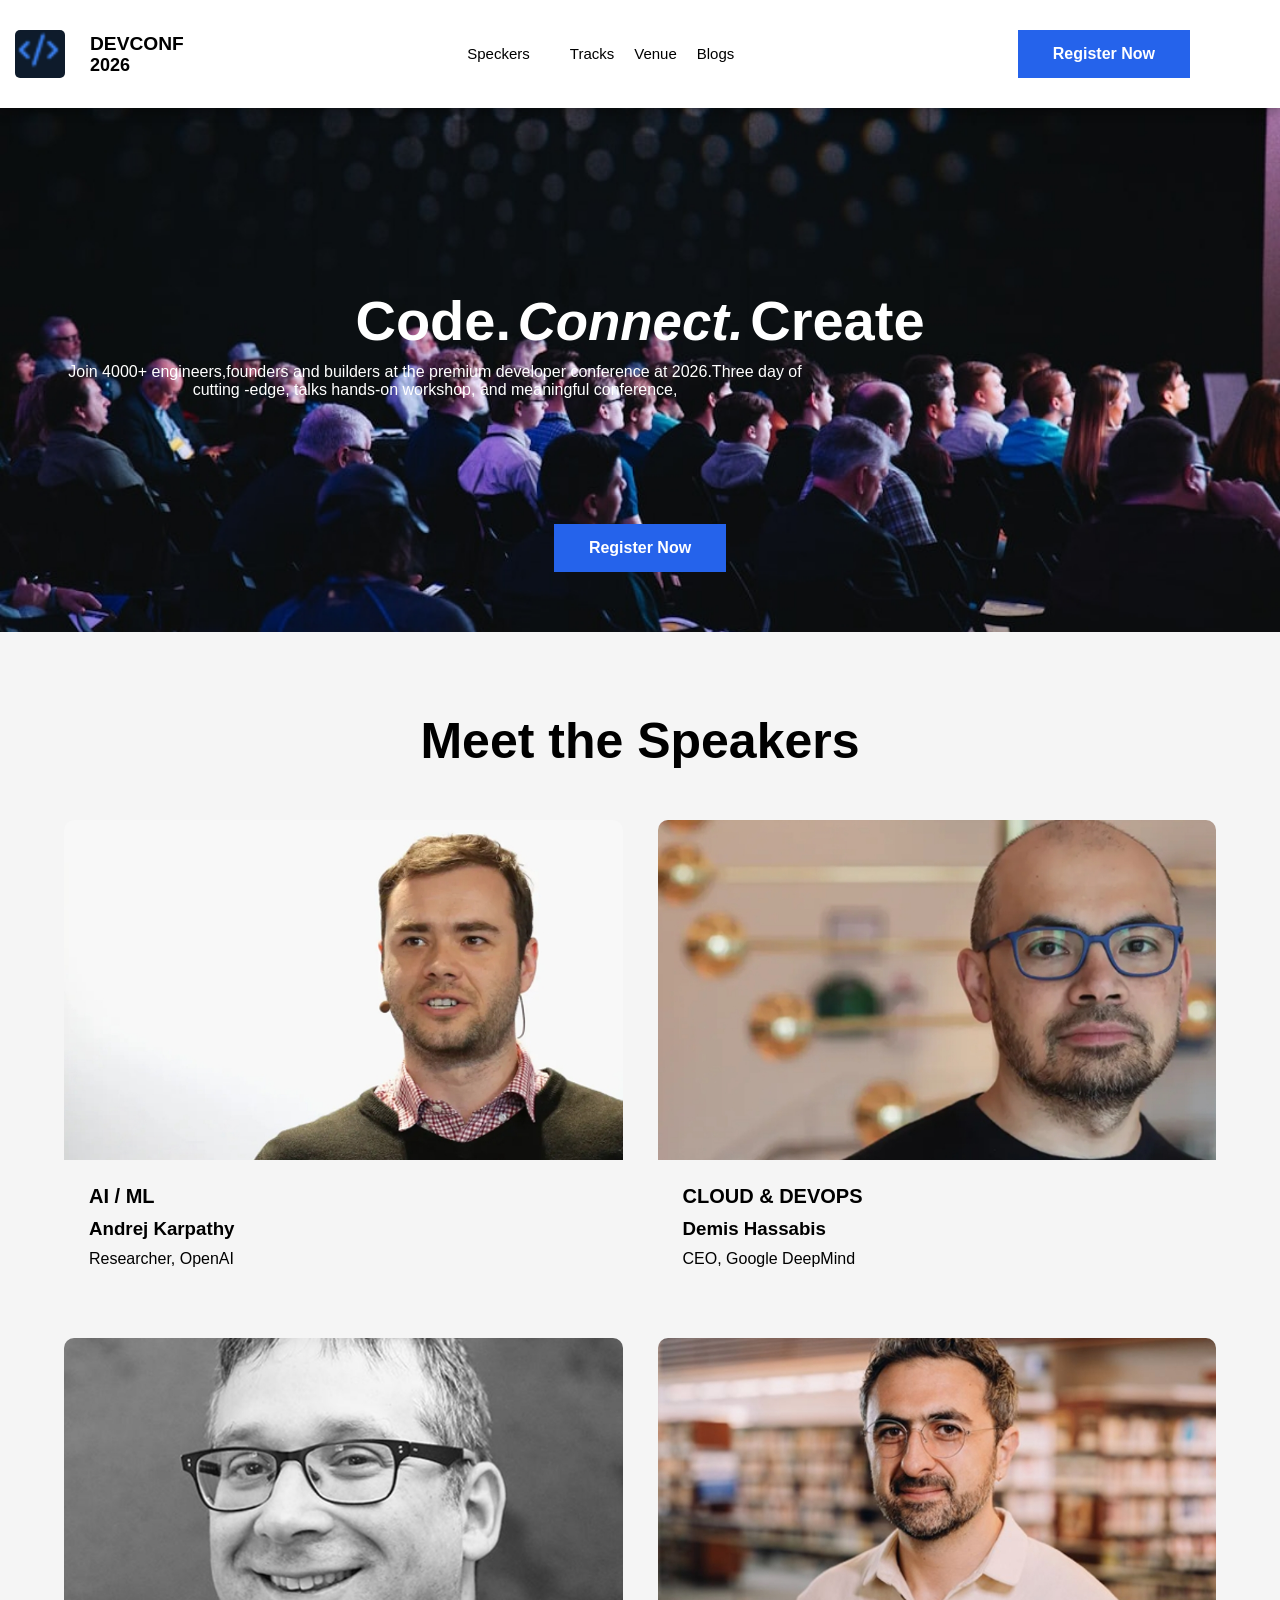
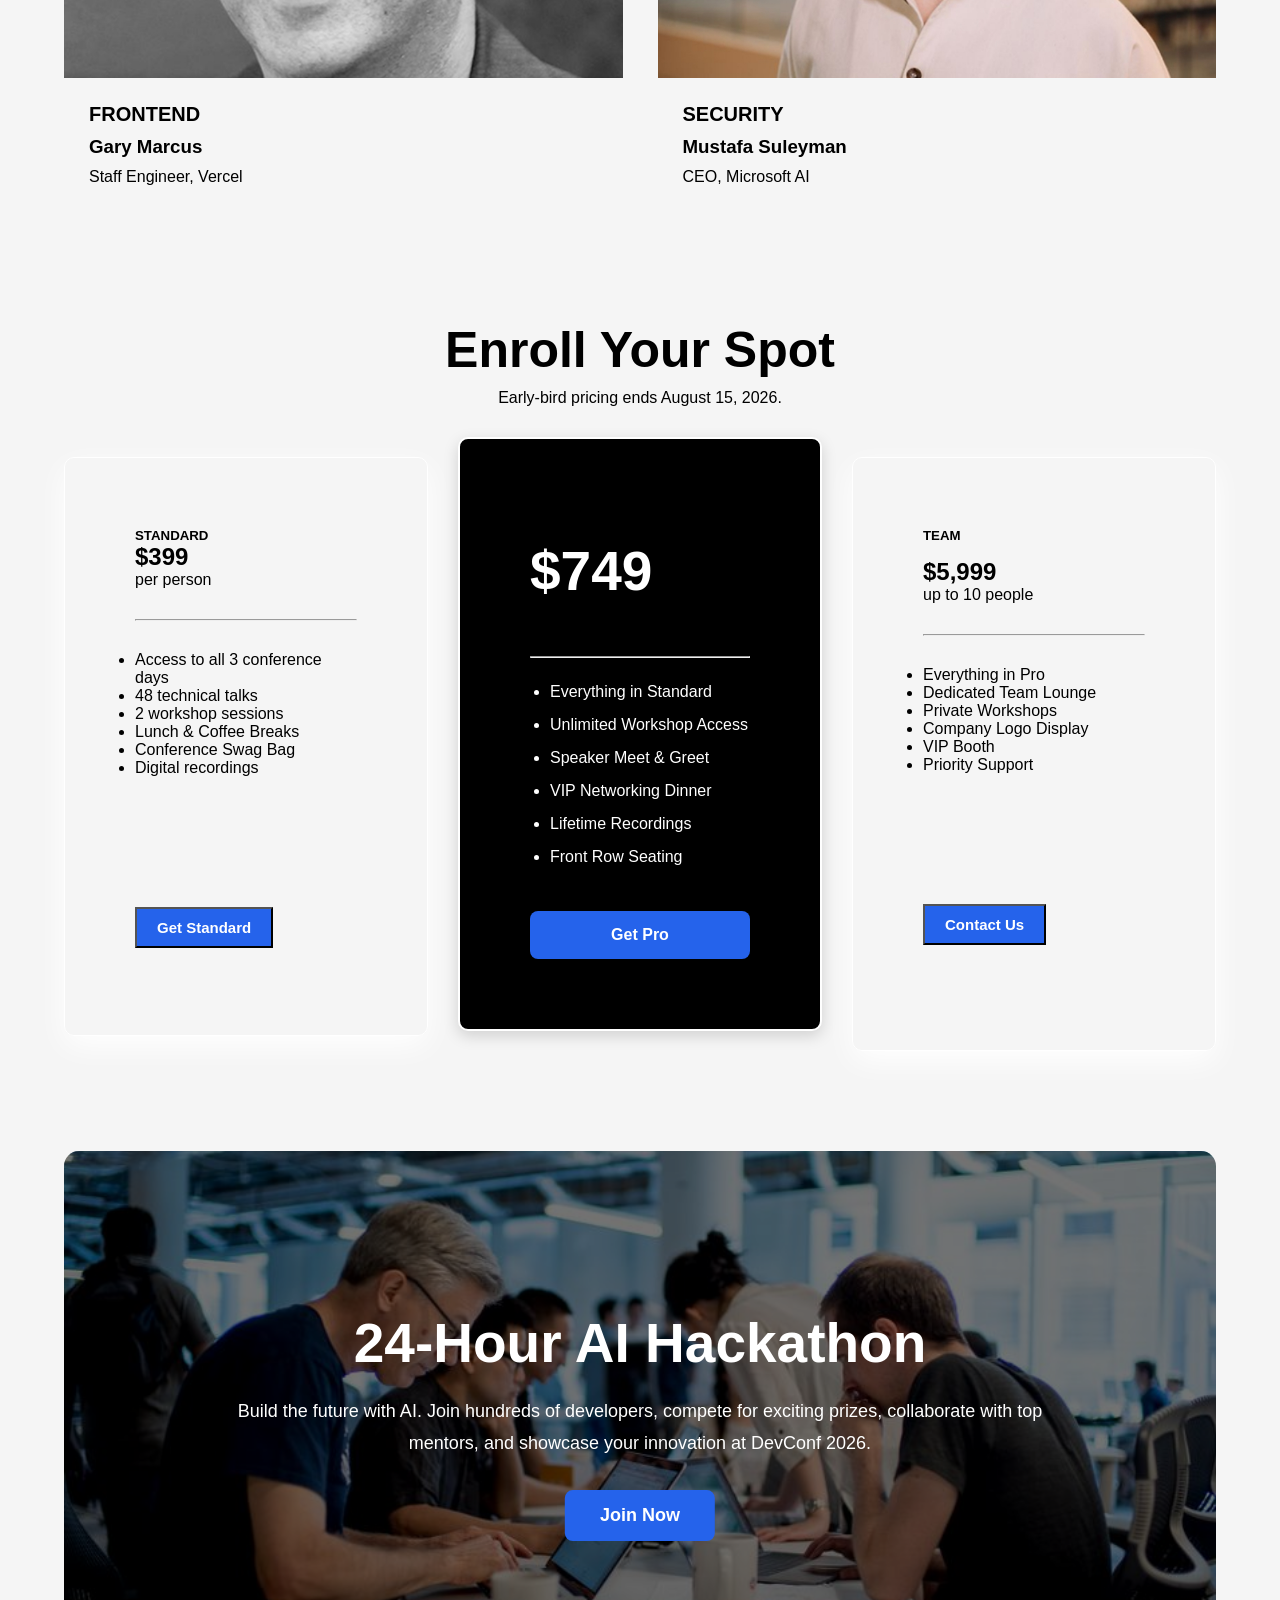
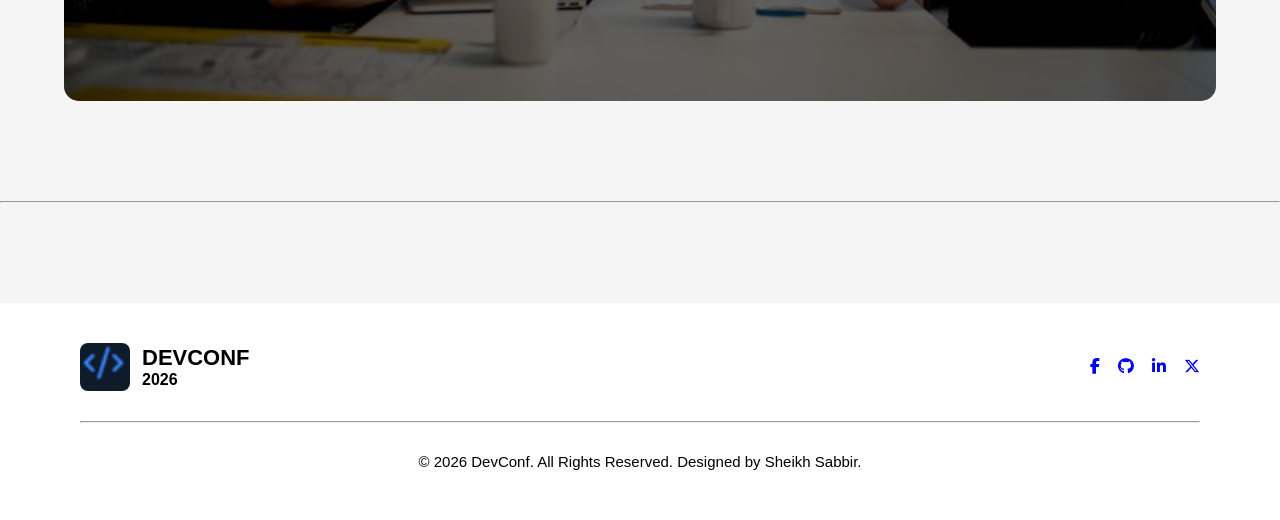
<file: index.html>
<!DOCTYPE html>
<html lang="en">
    <link rel="stylesheet" href="https://cdnjs.cloudflare.com/ajax/libs/font-awesome/6.7.2/css/all.min.css">
   <link rel="stylesheet" href="./style.css">
<head>
    <meta charset="UTF-8">
    <title>Page title</title>
</head>
<body>
    <header>
        <div class="logo">
            <img src="./logo.png" alt="logo">
            <h2>DEVCONF<span>2026</span></h2>
        </div>
        <div class="menu">
            <ul>
                <li><a href="#">Speckers</a></li>
                <li><a href="#"Schedule></a></li>
                <li><a href="#">Tracks</a></li>
                <li><a href="#">Venue</a></li>
                <li><a href="#">Blogs</a></li>
            </ul>
        </div>
        <div class="btn">
             <button>Register Now</button>
        </div>
    </header>
       <!-- Section-1 -->
    <section class="blog">
        <content class="main-blog">
        <div class="recover">
            <h2><span>Code.</span>
            <em>Connect.</em>
        <span>Create</span>
        </h2>
        </div>
        <p class="p">Join 4000+ engineers,founders and builders at the premium developer conference at 2026.Three day of cutting -edge, talks hands-on workshop, and meaningful conference,</p>
        </content>
        <div class="btn-bottom">
             <button>Register Now</button>
        </div>
    </section>
        <!-- Section-2 -->
        
        
        
        <section class="speakers">

    <h2>Meet the Speakers</h2>

    <div class="speaker-grid">

        <div class="card">
            <img src="./1stman.jpg" alt="Man">
            <div class="card-content">
                <h5>AI / ML</h5>
                <h3>Andrej Karpathy</h3>
                <p>Researcher, OpenAI</p>
            </div>
        </div>

        <div class="card">
            <img src="./2ndman.jpg" alt="">
            <div class="card-content">
                <h5>CLOUD & DEVOPS</h5>
                <h3>Demis Hassabis</h3>
                <p>CEO, Google DeepMind</p>
            </div>
        </div>

        <div class="card">
            <img src="./3rdman.jpg" alt="">
            <div class="card-content">
                <h5>FRONTEND</h5>
                <h3>Gary Marcus</h3>
                <p>Staff Engineer, Vercel</p>
            </div>
        </div>

        <div class="card">
            <img src="./4thman.jpg" alt="">
            <div class="card-content">
                <h5>SECURITY</h5>
                <h3>Mustafa Suleyman</h3>
                <p>CEO, Microsoft AI</p>
            </div>
        </div>

    </div>
</section>
 <section class="pricing">
    <h2>Enroll Your Spot</h2>
    <p>Early-bird pricing ends August 15, 2026.</p>
    <div class="price-container">
        <div class="card-1">
            <h5>STANDARD</h5>
            <h1>$399</h1>
            <span>per person</span>
            <hr>
            <ul>
                <li>Access to all 3 conference days</li>
                <li>48 technical talks</li>
                <li>2 workshop sessions</li>
                <li>Lunch & Coffee Breaks</li>
                <li>Conference Swag Bag</li>
                <li>Digital recordings</li>
            </ul>
             <button>Get Standard</button>
        </div>
        <div class="active">
            <h5>PRO</h5>
            <h1>$749</h1>
            <span>per person</span>

            <hr>

            <ul>
                <li>Everything in Standard</li>
                <li>Unlimited Workshop Access</li>
                <li>Speaker Meet & Greet</li>
                <li>VIP Networking Dinner</li>
                <li>Lifetime Recordings</li>
                <li>Front Row Seating</li>
            </ul>

            <button>Get Pro</button>
        </div>
          <div class="card-2">
            <h5>TEAM</h5>
            <h1>$5,999</h1>
            <span>up to 10 people</span>

            <hr>

            <ul>
                <li>Everything in Pro</li>
                <li>Dedicated Team Lounge</li>
                <li>Private Workshops</li>
                <li>Company Logo Display</li>
                <li>VIP Booth</li>
                <li>Priority Support</li>
            </ul>

            <button>Contact Us</button>
        </div>
        </div>
    </div>
 </section>
 
      <section class="article">

    <img src="./Hackathon.jpg" alt="Hackathon">

    <div class="main-section">
        <h2>24-Hour AI Hackathon</h2>

        <p>
            Build the future with AI. Join hundreds of developers,
            compete for exciting prizes, collaborate with top mentors,
            and showcase your innovation at DevConf 2026.
        </p>

        <button>Join Now</button>
    </div>

</section>

    <hr>
  
  <footer>

    <div class="footer-top">

        <div class="footer-logo">
            <img src="logo.png" alt="">
            <div>
                <h2>DEVCONF</h2>
                <span>2026</span>
            </div>
        </div>

        <div class="social-links">
            <a href="#"><i class="fa-brands fa-facebook-f"></i></a>
            <a href="#"><i class="fa-brands fa-github"></i></a>
            <a href="#"><i class="fa-brands fa-linkedin-in"></i></a>
            <a href="#"><i class="fa-brands fa-x-twitter"></i></a>
        </div>

    </div>

    <hr>

    <p class="copyright">
        © 2026 DevConf. All Rights Reserved. Designed by Sheikh Sabbir.
    </p>

</footer>
    
</body>
</html>
</file>
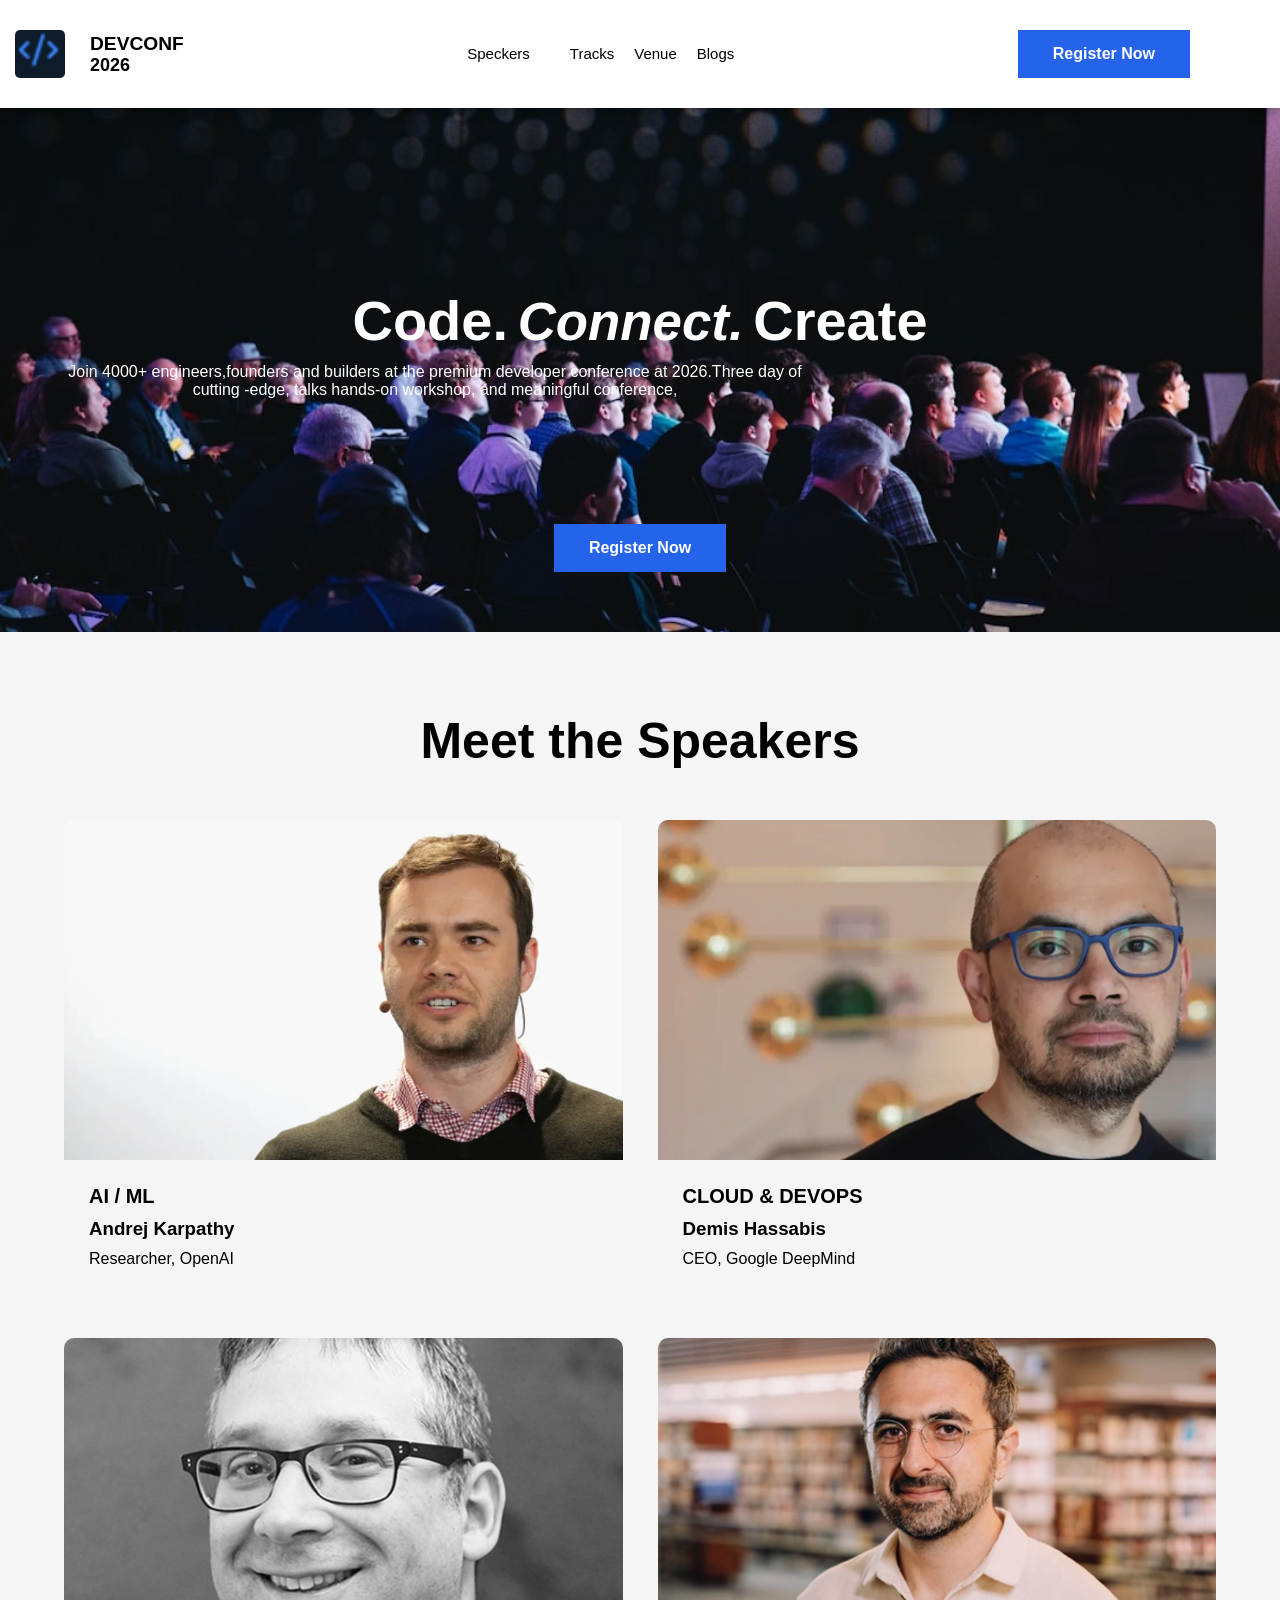
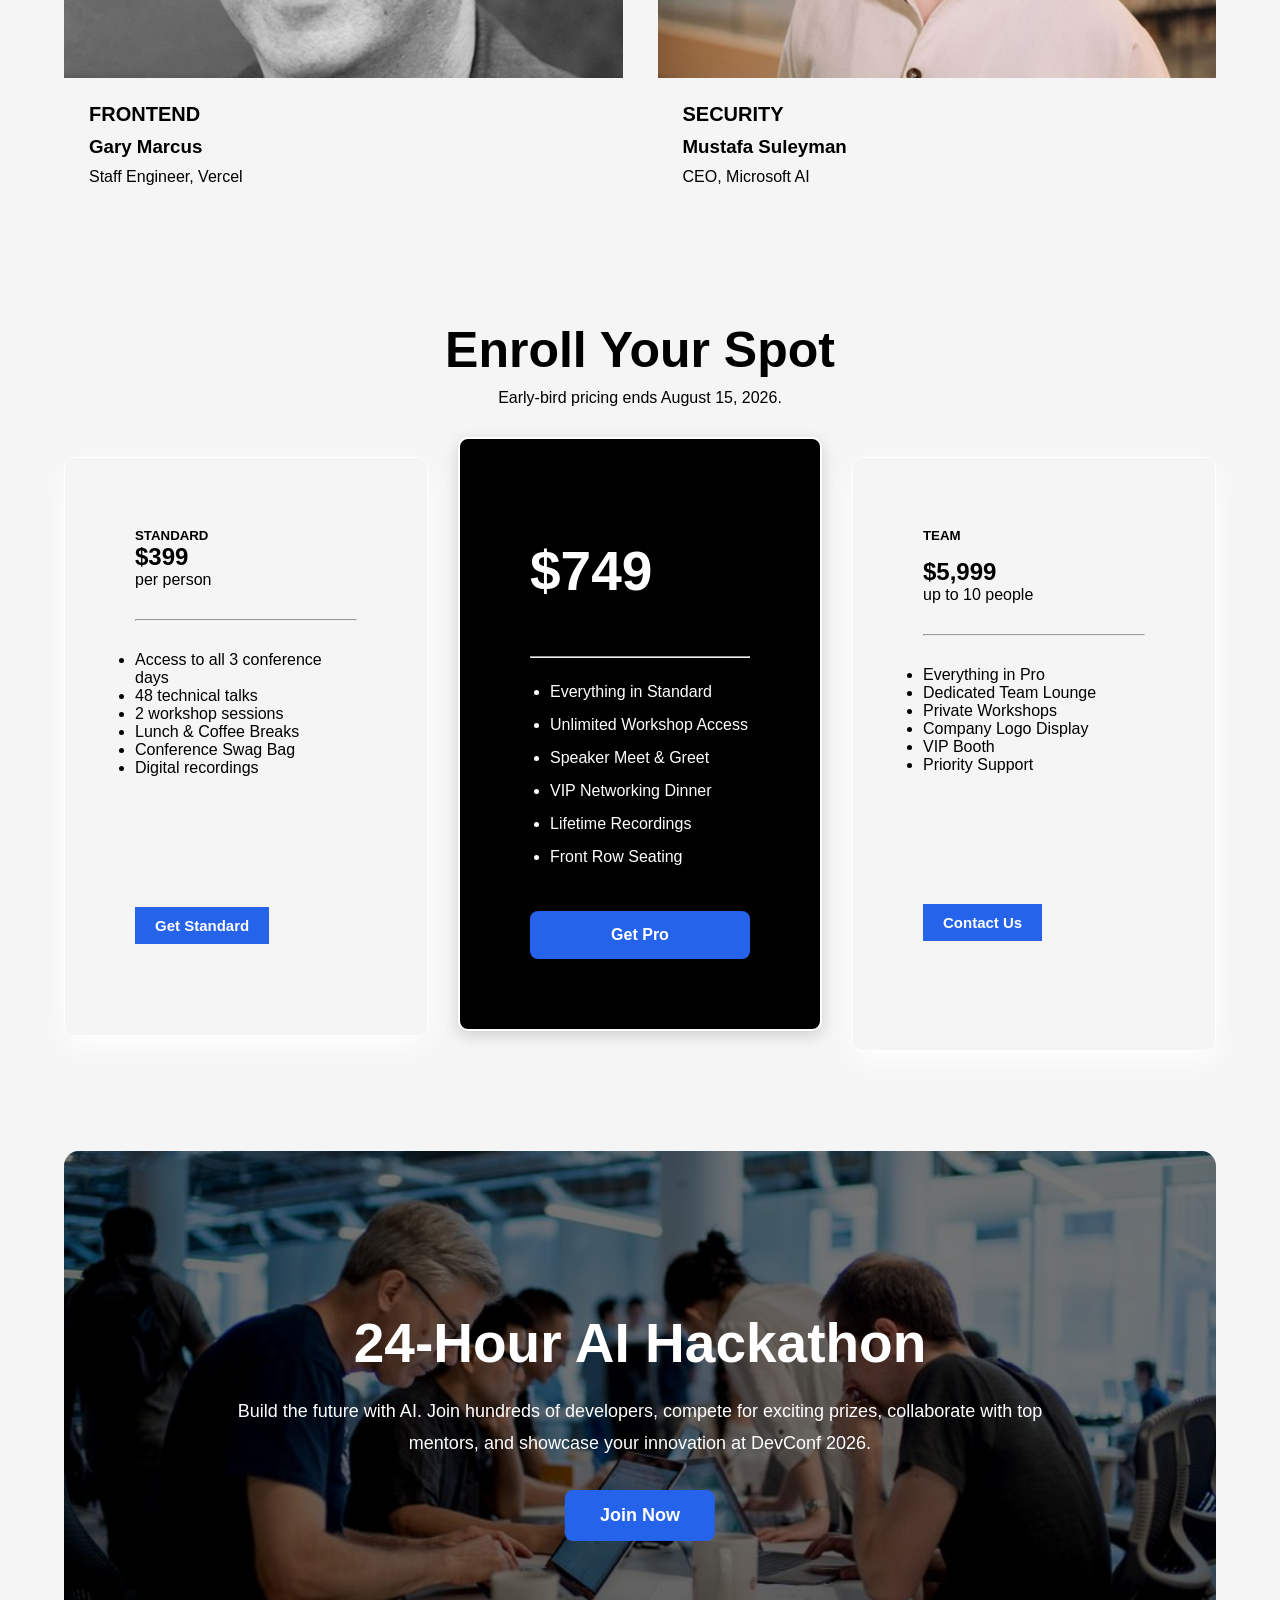
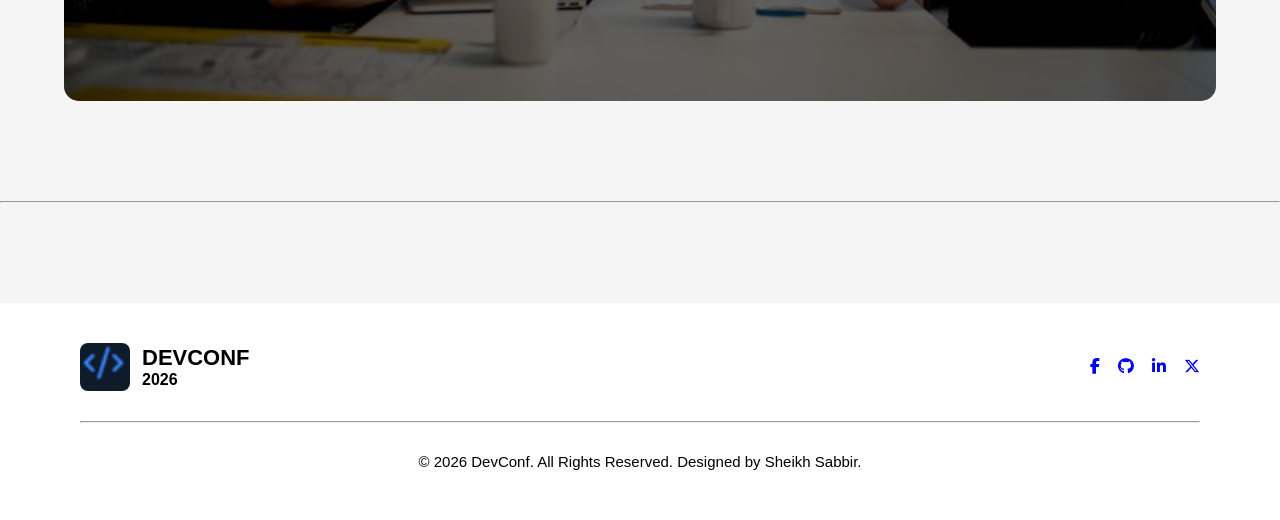
<file: assing.html>
<!DOCTYPE html>
<html lang="en">
    <link rel="stylesheet" href="https://cdnjs.cloudflare.com/ajax/libs/font-awesome/6.7.2/css/all.min.css">
   <link rel="stylesheet" href="./new.css">
<head>
    <meta charset="UTF-8">
    <title>Page title</title>
</head>
<body>
    <header>
        <div class="logo">
            <img src="./logo.png" alt="logo">
            <h2>DEVCONF<span>2026</span></h2>
        </div>
        <div class="menu">
            <ul>
                <li><a href="#">Speckers</a></li>
                <li><a href="#"Schedule></a></li>
                <li><a href="#">Tracks</a></li>
                <li><a href="#">Venue</a></li>
                <li><a href="#">Blogs</a></li>
            </ul>
        </div>
        <div class="btn">
             <button>Register Now</button>
        </div>
    </header>
       <!-- Section-1 -->
    <section class="blog">
        <content class="main-blog">
        <div class="recover">
            <h2><span>Code.</span>
            <em>Connect.</em>
        <span>Create</span>
        </h2>
        </div>       
             <p class="p">Join 4000+ engineers,founders and builders at the premium developer conference at 2026.Three day of cutting -edge, talks hands-on workshop, and meaningful conference,</p>
        
        </content>
        <div class="btn-bottom">
             <button>Register Now</button>
        </div>
    </section>
        <!-- Section-2 -->
        
        
        
        <section class="speakers">

    <h2>Meet the Speakers</h2>

    <div class="speaker-grid">

        <div class="card">
            <img src="./1stman.jpg" alt="Man">
            <div class="card-content">
                <h5>AI / ML</h5>
                <h3>Andrej Karpathy</h3>
                <p>Researcher, OpenAI</p>
            </div>
        </div>

        <div class="card">
            <img src="./2ndman.jpg" alt="">
            <div class="card-content">
                <h5>CLOUD & DEVOPS</h5>
                <h3>Demis Hassabis</h3>
                <p>CEO, Google DeepMind</p>
            </div>
        </div>

        <div class="card">
            <img src="./3rdman.jpg" alt="">
            <div class="card-content">
                <h5>FRONTEND</h5>
                <h3>Gary Marcus</h3>
                <p>Staff Engineer, Vercel</p>
            </div>
        </div>

        <div class="card">
            <img src="./4thman.jpg" alt="">
            <div class="card-content">
                <h5>SECURITY</h5>
                <h3>Mustafa Suleyman</h3>
                <p>CEO, Microsoft AI</p>
            </div>
        </div>

    </div>
</section>
 <section class="pricing">
    <h2>Enroll Your Spot</h2>
    <p>Early-bird pricing ends August 15, 2026.</p>
    <div class="price-container">
        <div class="card-1">
            <h5>STANDARD</h5>
            <h1>$399</h1>
            <span>per person</span>
            <hr>
            <ul>
                <li>Access to all 3 conference days</li>
                <li>48 technical talks</li>
                <li>2 workshop sessions</li>
                <li>Lunch & Coffee Breaks</li>
                <li>Conference Swag Bag</li>
                <li>Digital recordings</li>
            </ul>
             <button>Get Standard</button>
        </div>
        <div class="active">
            <h5>PRO</h5>
            <h1>$749</h1>
            <span>per person</span>

            <hr>

            <ul>
                <li>Everything in Standard</li>
                <li>Unlimited Workshop Access</li>
                <li>Speaker Meet & Greet</li>
                <li>VIP Networking Dinner</li>
                <li>Lifetime Recordings</li>
                <li>Front Row Seating</li>
            </ul>

            <button>Get Pro</button>
        </div>
          <div class="card-2">
            <h5>TEAM</h5>
            <h1>$5,999</h1>
            <span>up to 10 people</span>

            <hr>

            <ul>
                <li>Everything in Pro</li>
                <li>Dedicated Team Lounge</li>
                <li>Private Workshops</li>
                <li>Company Logo Display</li>
                <li>VIP Booth</li>
                <li>Priority Support</li>
            </ul>

            <button>Contact Us</button>
        </div>
        </div>
    </div>
 </section>
 
      <section class="article">

    <img src="./Hackathon.jpg" alt="Hackathon">

    <div class="main-section">
        <h2>24-Hour AI Hackathon</h2>

        <p>
            Build the future with AI. Join hundreds of developers,
            compete for exciting prizes, collaborate with top mentors,
            and showcase your innovation at DevConf 2026.
        </p>

        <button>Join Now</button>
    </div>

</section>

    <hr>
  
  <footer>

    <div class="footer-top">

        <div class="footer-logo">
            <img src="logo.png" alt="">
            <div>
                <h2>DEVCONF</h2>
                <span>2026</span>
            </div>
        </div>

        <div class="social-links">
            <a href="#"><i class="fa-brands fa-facebook-f"></i></a>
            <a href="#"><i class="fa-brands fa-github"></i></a>
            <a href="#"><i class="fa-brands fa-linkedin-in"></i></a>
            <a href="#"><i class="fa-brands fa-x-twitter"></i></a>
        </div>

    </div>

    <hr>

    <p class="copyright">
        © 2026 DevConf. All Rights Reserved. Designed by Sheikh Sabbir.
    </p>

</footer>
    
</body>
</html>
</file>
<file: style.css>
*{
            margin:0;
            padding:0;
            box-sizing:border-box;
        }
        body{
            font-family:Arial,sans-serif;
            background:#f5f5f5;
            
        }
        header{
            background:#fff;
            padding:30px 90px;
            display:flex;
            justify-content:space-between;
            align-items:center;
            position:sticky;
            top:0;
             box-shadow: 0 4px 10px rgba(0,0,0,0.3);
             z-index:100;
        }
        .logo h2{
            font-size:1.2rem;
            font-weight:bold;
            color:black;  
            position:relative;                   
        }
        .logo span{
            display:block;
            font-size:18px;
            font-weight:bold;
        }
        .menu ul{
            list-style:none;
            display:flex;
            gap:10px;
        }
        .menu ul li a{
            text-decoration:none;
            color:black;
            font-size:15px;
            transition:.3s;
            padding:5px;
            position:relative;
        }
                 
          .btn button{
              border:none;
              background:#2563eb;
              color:#fff;
              padding:15px 35px;
              font-weight:bold;
              font-size:1rem;
              cursor:pointer;
              transition:.3s;              
          }
          
          .logo img{
              width:50px;
              position:absolute;
              top:30px;
              left:15px;
              border:none;
              border-radius:5px;
          }
          .blog{
              background: url("group.jpg") no-repeat         center center/cover;
             padding:180px 50px;
             text-align:center;
       
}       
      .main-blog h2 span{
            color:#fff;
            font-size:3.5rem;
            font-weight:bold;
            margin-top:-80px;         
      }
      .recover em{
            color:#fff;
            font-weight:bold;
            font-size:3.3rem;
            magrin:3px;
      }
           .main-blog .p{
            color:#fff;
        }
 
       .main-blog h2 span{
            color:black#fff;
            font-size: 3.5rem;
            font-weight: bold;
}
      
      .main-blog p{
            color:black; 
            margin:10px 10px 5px 10px;        
            width:750px; 
            text-align:center;
            display:block;      
            }  
      
      
      .btn-bottom{
           text-align: center;
           position:relative;
           top:120px;
           left:0px;
    
           }

.btn-bottom button{
          border: none;
          background: #2563eb;
          color:#fff;
          padding: 15px 35px;
          font-weight: bold;
          font-size: 1rem;
          cursor: pointer;
          transition: .3s;
          }


                
          .logo img{
            width:50px;
            position:absolute;
            top:30px;
            left:15px;
            border:none;
            border-radius:5px;      
            }     
        .speakers{
            width:90%;
            margin:80px auto;
        }
        .speakers h2{
            text-align:center;
            font-size:50px;
            margin-bottom:50px;
            color:black;
        }
        .speaker-grid{
            display:grid;
                grid-template-columns:repeat(2,1fr);
             gap:35px;
        }
        
        .card{   
           border-radius:10px;
           overflow:hidden;            
         }          
       .card img{
          width:100%;
          height:340px;
          object-fit:cover;
          display:block;
          }
      .card-content{
         padding:25px;
         }
       .card-content h5{
          color:black;
          font-size:20px;
          text-transform:uppercase;
          margin-bottom:10px;
          font-weight:bold;
          } 
     .card-content h3,p{
         color:black;
         margin-bottom:10px;
      }      
     .pricing {
         width:90%;
         margin:100px auto;
         text-align:center;
         }
     .pricing h2{
          font-size:50px;
          margin-bottom:10px;
          font-weight:600;
          color:black;
        }
     .pricing p{
          margin-bottom:50px;
       }     
     .price-container{
         display:grid;
         grid-template-columns:repeat(3,1fr);
         gap:30px;
     }
     .card-1, .card-2{
         text-align:left;
         
         border-radius:10px;
         overflow:hidden;   
         border:1px solid white;
         box-shadow: 0 10px 30px white;
         padding:70px; 
         list-style:none;
        }   
      .card-1,.card-2 h5{        
        margin-bottom:15px;
        }        
     
       .active{
        background:black;
        border-radius:10px;
        box-shadow:0 5px 15px      rgba(0,0,0,.15);
        border:2px solid white;
        transform:translateY(-20px);
        padding:70px;
        text-align:left;  
        color:black;
        }
.active h5{
        color:black;
        margin-bottom:15px;
        }

.active h1{
        color:#fff;     
        font-size:55px;
        margin-bottom:10px;
        }
.active span{
        color:black;
         }
.active hr{
        margin:25px 0;
        }

.active ul{
        margin-left:20px;  
        margin-top:20px;
       } 

.active ul li{
        margin:15px 0;
        color:#fff;
        }

.active button{
    width:100%;
    margin-top:30px;
    padding:15px;
    background:#2563eb;
    color:#fff;
    border:none;
    border-radius:8px;
    font-size:16px;
    font-weight:bold;
    cursor:pointer;
    }
      
      .card-1 button , .card-2 button{
        background:#2563eb;
        color:#fff;
        padding:10px 20px;
        margin-top:130px;
        border-none;
        align-items:center;
        font-size:15px;
        font-weight:bold;
      }
      
       .article{
    width:90%;
    height:550px;
    margin:100px auto;
    position:relative;
    border-radius:15px;
    overflow:hidden;
}

.article img{
    width:100%;
    height:100%;
    object-fit:cover;
    display:block;
}


.article::before{
    content:"";
    position:absolute;
    inset:0;
    background:rgba(0,0,0,.55);
}

.main-section{
    position:absolute;
    top:50%;
    left:50%;
    transform:translate(-50%,-50%);
    text-align:center;
    z-index:2;
    width:70%;
}

.main-section h2{
    color:#fff;
    font-size:55px;
    margin-bottom:20px;
}

.main-section p{
    color:#fff;
    font-size:18px;
    line-height:1.8;
    margin-bottom:30px;
}

.main-section button{
    padding:15px 35px;
    border:none;
    background:#2563eb;
    color:#fff;
    font-size:18px;
    font-weight:bold;
    border-radius:8px;
    cursor:pointer;
}
   footer {
       margin-top:100px;
       background:#fff;
       padding:40px 80px;
   }
   .footer-top{
       display:flex;
       justify-content:space-between;
       align-items:center;
   }
   .footer-logo{
       display:flex;
       align-items:center;
       gap:12px;
   }
   .footer-logo img{
       width:50px;
       border-radius:8px;
   }
   .footer-logo h2{
       font-size:22px;
       font-weight:600;
   }
   .footer-logo span{
       font-size:16px;
       font-weight:bold;
   }
   
   .social-links{
       display:flex;
       gap:18px;
   }
   hr{
       margin:30px 0;
   }
     .copyright{
         font-size:15px;
         text-align:center;
     }
</file>
<file: new.css>
*{
            margin:0;
            padding:0;
            box-sizing:border-box;
        }
        body{
            font-family:Arial,sans-serif;
            background:#f5f5f5;
            
        }
        header{
            background:#fff;
            padding:30px 90px;
            display:flex;
            justify-content:space-between;
            align-items:center;
            position:sticky;
            top:0;
             box-shadow: 0 4px 10px rgba(0,0,0,0.3);
             z-index:100;
        }
        .logo h2{
            font-size:1.2rem;
            font-weight:bold;
            color:black;  
            position:relative;                   
        }
        .logo span{
            display:block;
            font-size:18px;
            font-weight:bold;
        }
        .menu ul{
            list-style:none;
            display:flex;
            gap:10px;
        }
        .menu ul li a{
            text-decoration:none;
            color:black;
            font-size:15px;
            transition:.3s;
            padding:5px;
            position:relative;
        }
                 
          .btn button{
              border:none;
              background:#2563eb;
              color:#fff;
              padding:15px 35px;
              font-weight:bold;
              font-size:1rem;
              cursor:pointer;
              transition:.3s;              
          }
          
          .logo img{
              width:50px;
              position:absolute;
              top:30px;
              left:15px;
              border:none;
              border-radius:5px;
          }
          .blog{
              background: url("group.jpg") no-repeat         center center/cover;
             padding:180px 50px;
             text-align:center;
       
}       
      .main-blog h2 span{
            color:#fff;
            font-size:3.5rem;
            font-weight:bold;
            margin-top:-80px;         
      }
      
       .main-blog .p{
            color:#fff;
        }
      .recover em{
            color:#fff;
            font-weight:bold;
            font-size:3.3rem;
            margin:3px;
      }
           .main-blog .p{
            color:#fff;
           }
 
       .main-blog h2 span{
            color:#fff;
            font-size: 3.5rem;
            font-weight: bold;
}
      
      .main-blog p{
            color:black; 
            margin:10px 10px 5px 10px;        
            width:750px; 
            text-align:center;
            display:block;      
            }  
      
      
      .btn-bottom{
           text-align: center;
           position:relative;
           top:120px;
           left:0px;
    
           }

.btn-bottom button{
          border: none;
          background: #2563eb;
          color:#fff;
          padding: 15px 35px;
          font-weight: bold;
          font-size: 1rem;
          cursor: pointer;
          transition: .3s;
          }


                
          .logo img{
            width:50px;
            position:absolute;
            top:30px;
            left:15px;
            border:none;
            border-radius:5px;      
            }     
        .speakers{
            width:90%;
            margin:80px auto;
        }
        .speakers h2{
            text-align:center;
            font-size:50px;
            margin-bottom:50px;
            color:black;
        }
        .speaker-grid{
            display:grid;
                grid-template-columns:repeat(2,1fr);
             gap:35px;
        }
        
        .card{   
           border-radius:10px;
           overflow:hidden;            
         }          
       .card img{
          width:100%;
          height:340px;
          object-fit:cover;
          display:block;
          }
      .card-content{
         padding:25px;
         }
       .card-content h5{
          color:black;
          font-size:20px;
          text-transform:uppercase;
          margin-bottom:10px;
          font-weight:bold;
          } 
     .card-content h3,p{
         color:black;
         margin-bottom:10px;
      }      
     .pricing {
         width:90%;
         margin:100px auto;
         text-align:center;
         }
     .pricing h2{
          font-size:50px;
          margin-bottom:10px;
          font-weight:600;
          color:black;
        }
     .pricing p{
          margin-bottom:50px;
       }     
     .price-container{
         display:grid;
         grid-template-columns:repeat(3,1fr);
         gap:30px;
     }
     .card-1, .card-2{
         text-align:left;
         
         border-radius:10px;
         overflow:hidden;   
         border:1px solid white;
         box-shadow: 0 10px 30px white;
         padding:70px; 
         list-style:none;
        }   
      .card-1,.card-2 h5{        
        margin-bottom:15px;
        }        
     
       .active{
        background:black;
        border-radius:10px;
        box-shadow:0 5px 15px      rgba(0,0,0,.15);
        border:2px solid white;
        transform:translateY(-20px);
        padding:70px;
        text-align:left;  
        color:black;
        }
.active h5{
        color:black;
        margin-bottom:15px;
        }

.active h1{
        color:#fff;     
        font-size:55px;
        margin-bottom:10px;
        }
.active span{
        color:black;
         }
.active hr{
        margin:25px 0;
        }

.active ul{
        margin-left:20px;  
        margin-top:20px;
       } 

.active ul li{
        margin:15px 0;
        color:#fff;
        }

.active button{
    width:100%;
    margin-top:30px;
    padding:15px;
    background:#2563eb;
    color:#fff;
    border:none;
    border-radius:8px;
    font-size:16px;
    font-weight:bold;
    cursor:pointer;
    }
      
      .card-1 button , .card-2 button{
        background:#2563eb;
        color:#fff;
        padding:10px 20px;
        margin-top:130px;
        border:none;
        align-items:center;
        font-size:15px;
        font-weight:bold;
      }
      
       .article{
    width:90%;
    height:550px;
    margin:100px auto;
    position:relative;
    border-radius:15px;
    overflow:hidden;
}

.article img{
    width:100%;
    height:100%;
    object-fit:cover;
    display:block;
}


.article::before{
    content:"";
    position:absolute;
    inset:0;
    background:rgba(0,0,0,.55);
}

.main-section{
    position:absolute;
    top:50%;
    left:50%;
    transform:translate(-50%,-50%);
    text-align:center;
    z-index:2;
    width:70%;
}

.main-section h2{
    color:#fff;
    font-size:55px;
    margin-bottom:20px;
}

.main-section p{
    color:#fff;
    font-size:18px;
    line-height:1.8;
    margin-bottom:30px;
}

.main-section button{
    padding:15px 35px;
    border:none;
    background:#2563eb;
    color:#fff;
    font-size:18px;
    font-weight:bold;
    border-radius:8px;
    cursor:pointer;
}
   footer {
       margin-top:100px;
       background:#fff;
       padding:40px 80px;
   }
   .footer-top{
       display:flex;
       justify-content:space-between;
       align-items:center;
   }
   .footer-logo{
       display:flex;
       align-items:center;
       gap:12px;
   }
   .footer-logo img{
       width:50px;
       border-radius:8px;
   }
   .footer-logo h2{
       font-size:22px;
       font-weight:600;
   }
   .footer-logo span{
       font-size:16px;
       font-weight:bold;
   }
   
   .social-links{
       display:flex;
       gap:18px;
   }
   hr{
       margin:30px 0;
   }
     .copyright{
         font-size:15px;
         text-align:center;
     }to
</file>
